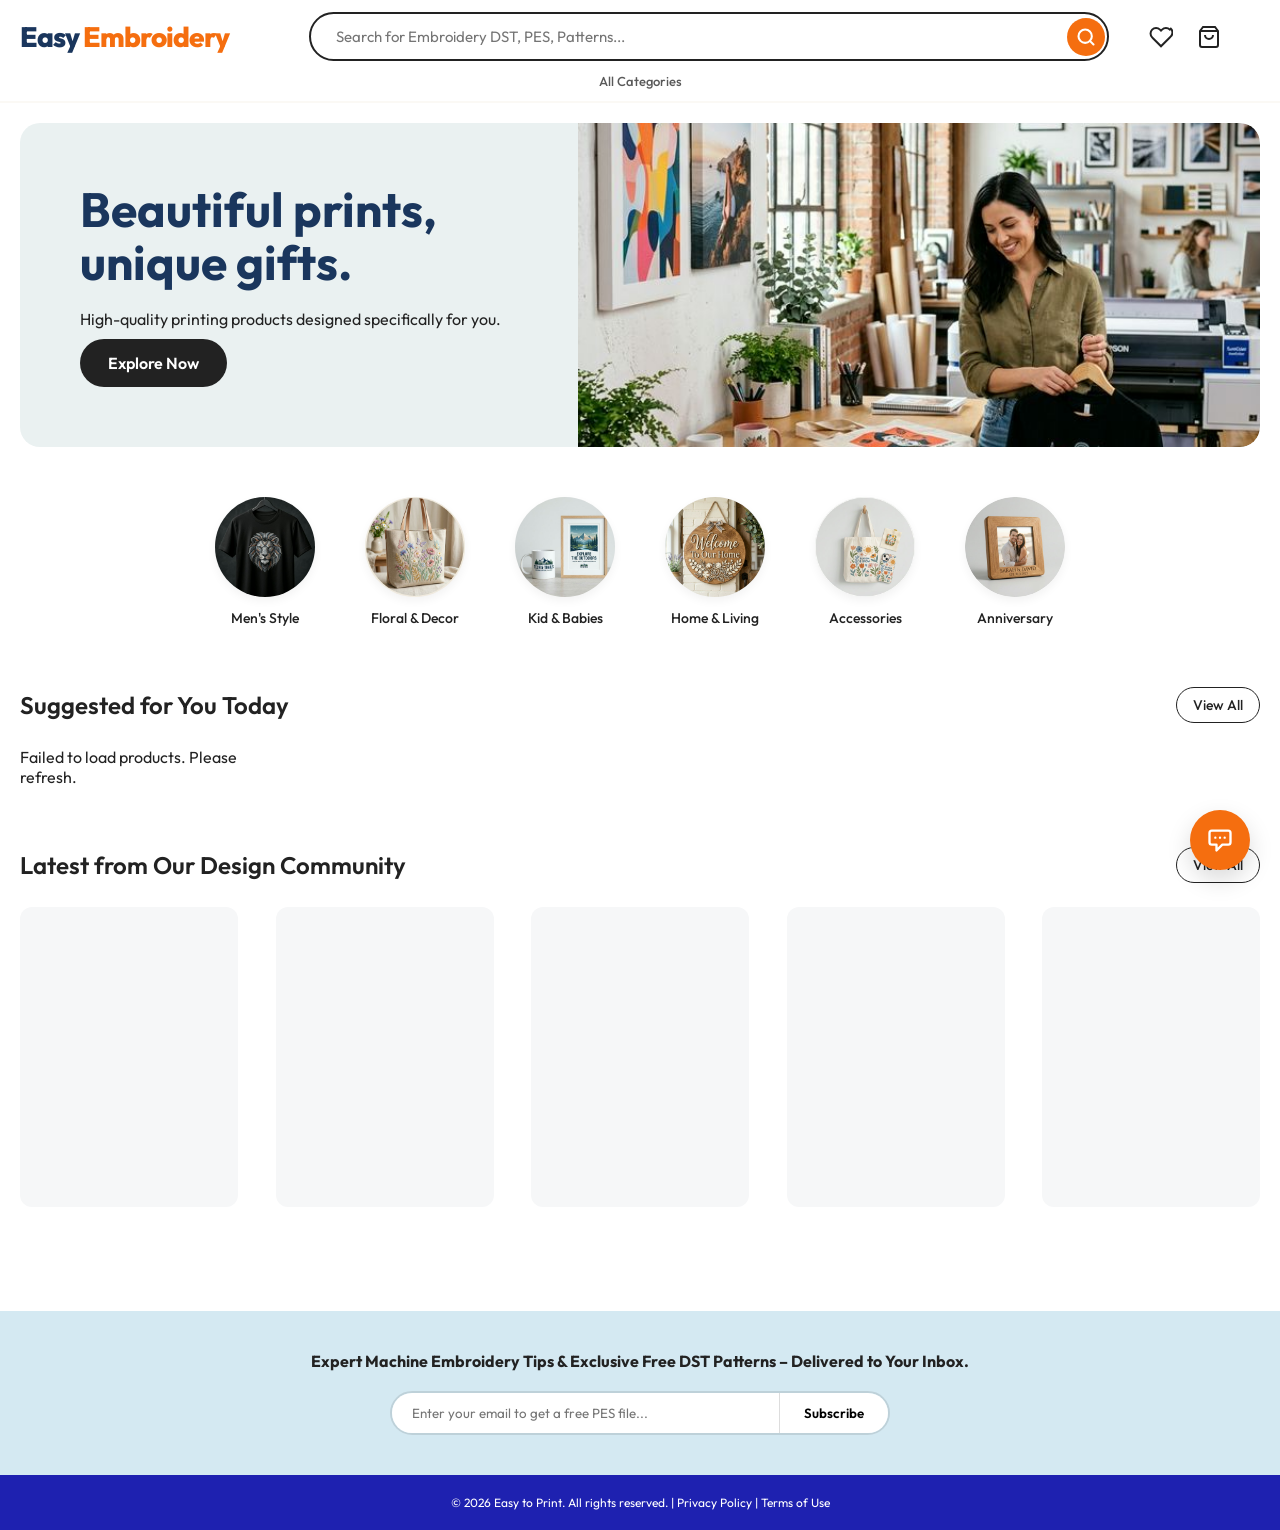
<file: index.html>
<!DOCTYPE html>
<html lang="en">
<head>
    <meta charset="UTF-8">
    <meta name="viewport" content="width=device-width, initial-scale=1.0">
    <title>Machine Embroidery Designs for Home | DST & PES Files Download – Easy2Print</title>
    <meta name="description" content="Download high-quality machine embroidery designs (DST, PES) for home use. Floral, baby, animal & lettering patterns perfect for beginners. Ready to stitch on your Brother or Janome machine.">
    <!-- Google Fonts: Outfit -->
    <link href="https://fonts.googleapis.com/css2?family=Outfit:wght@300;400;500;600;700&display=swap" rel="stylesheet">
    <link rel="stylesheet" href="index.css?v=2.3">
</head>
<body>

<header>
    <div class="header-container">
        <a href="index.html" class="logo" id="logo_branding">
            <span class="text-logo">Easy <span class="accent-text">Embroidery</span></span>
        </a>

        <div class="categories-container">
            <button class="categories-btn">
                <svg width="24" height="24" viewBox="0 0 24 24" fill="none" stroke="currentColor" stroke-width="2" stroke-linecap="round" stroke-linejoin="round"><line x1="3" y1="12" x2="21" y2="12"></line><line x1="3" y1="6" x2="21" y2="6"></line><line x1="3" y1="18" x2="21" y2="18"></line></svg>
                <span>Categories</span>
            </button>
            <div class="dropdown-content" id="mobile-nav">
                <a href="#" onclick="filterCategory(event, 'all')">🌟 All Categories</a>
            </div>
        </div>

        <form class="search-bar" id="search_form">
            <input type="text" placeholder="Search for Embroidery DST, PES, Patterns..." aria-label="Search">
            <button type="submit" class="search-icon-btn">
                <svg width="20" height="20" viewBox="0 0 24 24" fill="none" stroke="currentColor" stroke-width="2.5" stroke-linecap="round" stroke-linejoin="round"><circle cx="11" cy="11" r="8"></circle><line x1="21" y1="21" x2="16.65" y2="16.65"></line></svg>
            </button>
        </form>

        <div class="user-actions">
            <div class="action-item" title="Favorites" onclick="openFavModal()">
                <svg viewBox="0 0 24 24" fill="none" stroke="currentColor" stroke-width="2"><path d="M20.84 4.61a5.5 5.5 0 0 0-7.78 0L12 5.67l-1.06-1.06a5.5 5.5 0 0 0-7.78 7.78l1.06 1.06L12 21.23l8.78-8.78 1.06-1.06a5.5 5.5 0 0 0 0-7.78z"></path></svg>
                <span id="fav-count-badge" class="nav-badge" style="display:none; position:absolute; top:-5px; right:-5px; background:#f56e0f; color:#fff; font-size:10px; padding:2px 5px; border-radius:10px;">0</span>
            </div>
            <div class="action-item" title="Cart" onclick="openCartModal()">
                <svg viewBox="0 0 24 24" fill="none" stroke="currentColor" stroke-width="2"><path d="M6 2L3 6v14a2 2 0 0 0 2 2h14a2 2 0 0 0 2-2V6l-3-4H6z"></path><line x1="3" y1="6" x2="21" y2="6"></line><path d="M16 10a4 4 0 0 1-8 0"></path></svg>
                <span id="cart-count-badge" class="nav-badge" style="display:none; position:absolute; top:-5px; right:-5px; background:#f56e0f; color:#fff; font-size:10px; padding:2px 5px; border-radius:10px;">0</span>
            </div>
        </div>
    </div>

    <nav class="nav-links" id="main-nav">
        <!-- Dynamic categories will be injected here -->
        <a href="#" class="active" onclick="filterCategory(event, 'all')">All Categories</a>
    </nav>
</header>

<main>
    <!-- Hero Section -->
    <section class="hero">
        <div class="hero-content">
            <h1>Beautiful prints,<br>unique gifts.</h1>
            <p>High-quality printing products designed specifically for you.</p>
            <a href="#suggested-section" class="hero-btn">Explore Now</a>
        </div>
        <div class="hero-image" style="background-image: url('assets/hero-banner.png');"></div>
    </section>

    <!-- Category Circles (Personalized) -->
    <section class="category-circles" id="dynamic-circles">
        <!-- Initial loading state or placeholder will be replaced by JS -->
        <div class="circle-item" onclick="filterCategory(event, 'svg')">
            <div class="circle-img">
                <img src="assets/custom-tshirt.png" alt="T-shirts">
            </div>
            <span>T-shirts</span>
        </div>
        <div class="circle-item" onclick="filterCategory(event, 'art')">
            <div class="circle-img">
                <img src="assets/canvas-art.png" alt="Posters">
            </div>
            <span>Posters</span>
        </div>
        <div class="circle-item" onclick="filterCategory(event, 'planner')">
            <div class="circle-img">
                <img src="assets/mug-poster.png" alt="Kid & Babies">
            </div>
            <span>Kid & Babies</span>
        </div>
        <div class="circle-item" onclick="filterCategory(event, 'laser')">
            <div class="circle-img">
                <img src="assets/floral-door-hanger.png" alt="Home & Living">
            </div>
            <span>Home & Living</span>
        </div>
        <div class="circle-item" onclick="filterCategory(event, 'accessories')">
            <div class="circle-img">
                <img src="assets/accessories_mockup.png" alt="Accessories">
            </div>
            <span>Accessories</span>
        </div>
        <div class="circle-item" onclick="filterCategory(event, 'gift')">
            <div class="circle-img">
                <img src="assets/gift_anniversary_mockup.png" alt="Gift & Anniversary">
            </div>
            <span>Gift & Anniversary</span>
        </div>
    </section>

    <!-- Product Section 1 -->
    <section id="suggested-section">
        <div class="section-header">
            <h2>Suggested for You Today</h2>
            <a href="#" class="view-all-btn">View All</a>
        </div>
        <div class="product-grid" id="product-grid">
            <!-- Products will be loaded here dynamically from Google Sheets -->
        </div>
    </section>

    <!-- Product Section 2 -->
    <section>
        <div class="section-header">
            <h2>Latest from Our Design Community</h2>
            <a href="#" class="view-all-btn">View All</a>
        </div>
        <div class="product-grid" id="secondary-product-grid">
            <!-- More products will be loaded here -->
        </div>
    </section>
</main>

<footer>
    <div class="newsletter">
        <h2>Expert Machine Embroidery Tips & Exclusive Free DST Patterns – Delivered to Your Inbox.</h2>
        <form class="newsletter-form">
            <input type="email" placeholder="Enter your email to get a free PES file...">
            <button type="submit">Subscribe</button>
        </form>
    </div>

    <div class="main-footer">
        <div class="footer-columns">
            <div class="footer-col">
                <h4>Shop Easy to Print</h4>
                <ul>
                    <li>Gift ideas</li>
                    <li>Product categories</li>
                    <li>Sitemap</li>
                    <li>Printing blog</li>
                </ul>
            </div>
            <div class="footer-col">
                <h4>Sell with Us</h4>
                <ul>
                    <li>Sell on Easy to Print</li>
                    <li>For Business</li>
                    <li>Affiliates</li>
                </ul>
            </div>
            <div class="footer-col">
                <h4>About Us</h4>
                <ul>
                    <li><a onclick="openModal('modal-brand')">Brand Info</a></li>
                    <li><a onclick="openModal('modal-quality')">Quality Policy</a></li>
                    <li><a>Careers</a></li>
                    <li><a>Press</a></li>
                </ul>
            </div>
            <div class="footer-col">
                <h4>Help</h4>
                <ul>
                    <li><a onclick="openModal('modal-help')">Help Center</a></li>
                    <li><a onclick="openModal('modal-privacy')">Privacy Settings</a></li>
                </ul>
            </div>
        </div>
    </div>

    <div class="bottom-bar">
        <div>© 2026 Easy to Print. All rights reserved. | Privacy Policy | Terms of Use</div>
    </div>
</footer>

<!-- Universal Modals -->

<div id="modal-brand" class="universal-modal" onclick="closeModal(event, 'modal-brand')">
    <div class="modal-container">
        <div class="modal-header"><h2>Brand Info</h2><button class="modal-close-btn" onclick="closeModalDirect('modal-brand')">&times;</button></div>
        <div class="modal-body">
            <h3>About Easy Embroidery</h3>
            <h3>Our Story</h3>
            <p>Easy Embroidery started with a simple idea: high-quality machine embroidery should be accessible to everyone. We noticed that many hobbyists with home machines (Brother, Janome, Singer) struggle to find well-digitized files that don't cause thread breaks or nesting.</p>
            <p>So we built a dedicated library of premium digital assets (DST, PES, EMB) that are professionally tested on home embroidery machines before being listed.</p>
            <h3>Our Mission</h3>
            <p>To empower home embroidery enthusiasts by providing reliable, beautiful, and easy-to-stitch designs. We want you to spend more time stitching and less time troubleshooting.</p>
            <h3>What We Value</h3>
            <p><strong>Precision:</strong> Every design is digitized with optimal density and pathing for a smooth experience.</p>
            <p><strong>Beginner Friendly:</strong> We include quality reports and stitching guides to help those just starting their embroidery journey.</p>
            <p><strong>Community:</strong> We listen to our users to create the floral, animal, and monogram patterns you actually want to stitch.</p>
            <h3>The Team</h3>
            <p>We are a small group of digitizing experts and embroidery lovers. Behind Easy Embroidery is a team that understands the joy of a perfectly finished project.</p>
        </div>
    </div>
</div>

<div id="modal-quality" class="universal-modal" onclick="closeModal(event, 'modal-quality')">
    <div class="modal-container">
        <div class="modal-header"><h2>Quality Policy</h2><button class="modal-close-btn" onclick="closeModalDirect('modal-quality')">&times;</button></div>
        <div class="modal-body">
            <h3>Our Quality Commitment</h3>
            <p>At Easy Embroidery, quality means a design that stitches perfectly from start to finish.</p>
            <h3>Our Digitizing Standards</h3>
            <ul>
                <li><strong>Machine Compatibility:</strong> All designs are provided in industry-standard formats (DST, PES, JEF, XXX, HUS) and tested on popular home embroidery machines.</li>
                <li><strong>Optimal Pathing:</strong> We minimize jump stitches and ensure logical color changes to save you time and thread.</li>
                <li><strong>Density Control:</strong> Patterns are balanced to ensure high coverage without being too heavy for common fabrics like cotton or linen.</li>
                <li><strong>Quality Reports:</strong> We provide recommended stabilizer types and needle sizes for every premium design.</li>
            </ul>
            <h3>Support</h3>
            <p>If you encounter any issue with a file (thread nesting, alignment), contact us. We offer free design adjustments if the file doesn't meet our strict quality standards.</p>
        </div>
    </div>
</div>

<div id="modal-help" class="universal-modal" onclick="closeModal(event, 'modal-help')">
    <div class="modal-container">
        <div class="modal-header"><h2>Help Center</h2><button class="modal-close-btn" onclick="closeModalDirect('modal-help')">&times;</button></div>
        <div class="modal-body">
            <h3>Frequently Asked Questions</h3>
            <p><strong>How do I buy and download digital files?</strong></p>
            <ul>
                <li>Add the desired design to your cart and complete checkout.</li>
                <li>After payment, you’ll receive a confirmation email with a download link.</li>
                <li>You can also access your files anytime under “My Account” → “Orders”.</li>
            </ul>
            <p><strong>How do I order a printed product?</strong></p>
            <ul>
                <li>Choose the product type (T-shirt, mug, canvas, etc.).</li>
                <li>Select size, color, and any customization options.</li>
                <li>Add to cart and checkout.</li>
                <li>If you need a specific design or personalization, leave a note during checkout.</li>
            </ul>
            <p><strong>What software do I need to open SVG files?</strong></p>
            <ul>
                <li>Cricut Design Space, Silhouette Studio (Designer Edition+), Adobe Illustrator, CorelDRAW, Inkscape (free).</li>
            </ul>
            <p><strong>Can I use digital files for commercial purposes?</strong></p>
            <p>Each product description states its license. Most designs allow commercial use (selling physical items), but reselling the digital file is prohibited.</p>
            <p><strong>What are the processing and shipping times?</strong></p>
            <ul>
                <li>Digital files: Instant download.</li>
                <li>Printed products: Processing 2-5 days. Shipping: Domestic (3-7 days), International (7-15 days).</li>
            </ul>
            <h3>Need more help?</h3>
            <p>Email us at **support@easy2print.com** – we usually reply within 24 hours.</p>
        </div>
    </div>
</div>

<div id="modal-privacy" class="universal-modal" onclick="closeModal(event, 'modal-privacy')">
    <div class="modal-container">
        <div class="modal-header"><h2>Privacy Settings</h2><button class="modal-close-btn" onclick="closeModalDirect('modal-privacy')">&times;</button></div>
        <div class="modal-body">
            <h3>Privacy Policy & Your Choices</h3>
            <p>At easy2print, we take your privacy seriously. We collect and use personal data only to fulfill orders and improve your experience.</p>
            <h3>1. Information We Collect</h3>
            <p>Account details (Name, email, address), Order info, and Browsing data (Cookies, IP address).</p>
            <h3>2. How We Use Your Information</h3>
            <p>Process orders, send confirmations, personalize recommendations, and send marketing emails (opt-in only).</p>
            <h3>3. Information Sharing</h3>
            <p>We do not sell data. Limited data shared with shipping carriers and payment processors (PayPal).</p>
            <h3>4. Cookies & Tracking</h3>
            <p>We use cookies to remember your cart and analyze traffic. You can disable them in browser settings.</p>
            <h3>5. Your Rights</h3>
            <p>You can request a copy of your data or account deletion at any time.</p>
            <h3>6. Secure Payments</h3>
            <p>All transactions are encrypted with SSL via secure gateways.</p>
            <p><strong>Privacy Questions?</strong> Contact us at **privacy@easy2print.com**.</p>
        </div>
    </div>
</div>

<script src="intelligence.js"></script>
<script src="nudges.js"></script>
<script src="index.js?v=2.3"></script>
<!-- Chatbot Integration -->
<link rel="stylesheet" href="chatbot.css">
<script src="chatbot.js"></script>
</body>
</html>
</file>
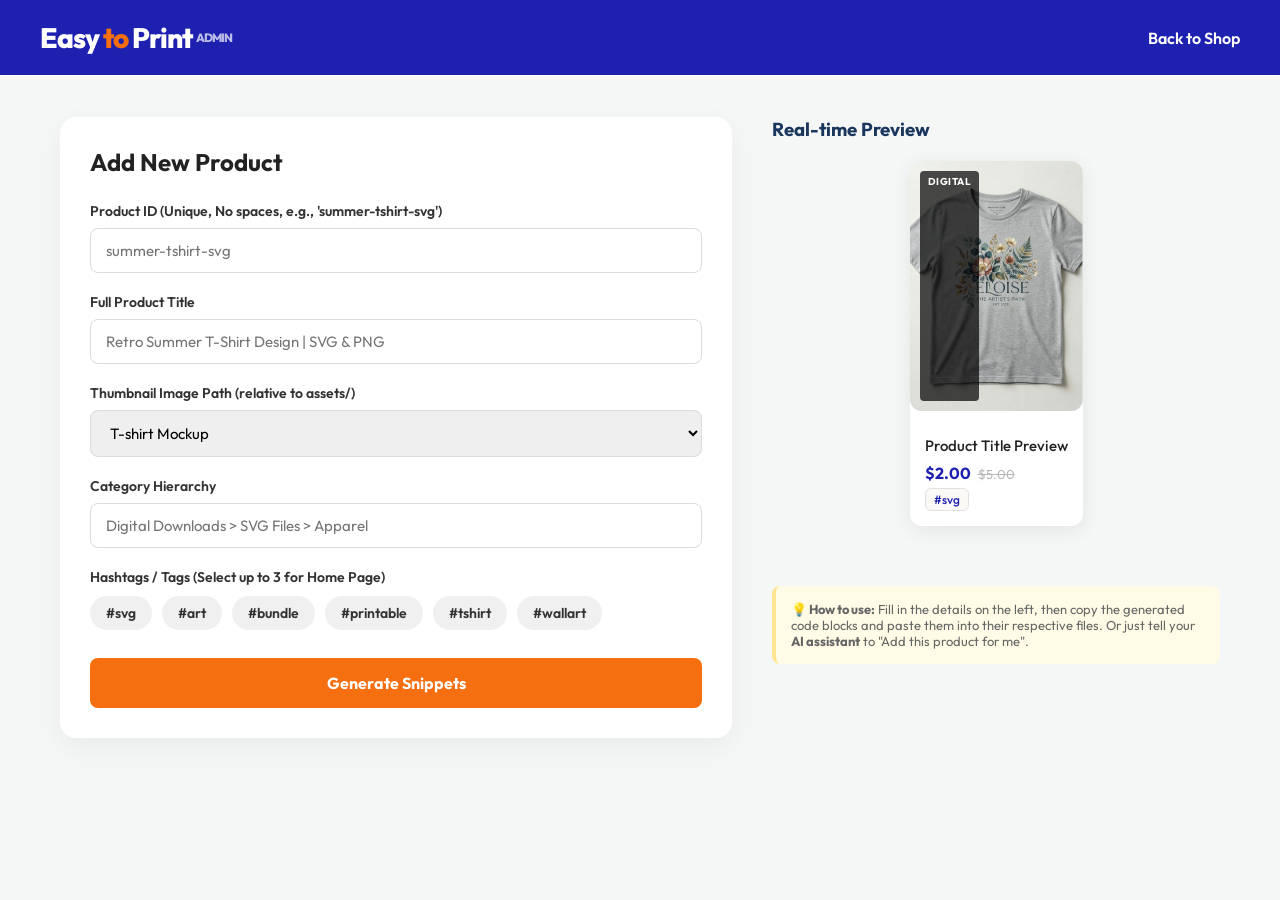
<file: add-product.html>
<!DOCTYPE html>
<html lang="en">
<head>
    <meta charset="UTF-8">
    <meta name="viewport" content="width=device-width, initial-scale=1.0">
    <title>Add New Product | Easy to Print Admin</title>
    <link href="https://fonts.googleapis.com/css2?family=Outfit:wght@300;400;500;600;700&display=swap" rel="stylesheet">
    <link rel="stylesheet" href="index.css?v=2.0">
    <style>
        body { background-color: #f4f7f6; }
        .admin-header {
            background: #1e21b0;
            color: white;
            padding: 20px 40px;
            display: flex;
            justify-content: space-between;
            align-items: center;
        }
        .admin-container {
            max-width: 1200px;
            margin: 40px auto;
            display: grid;
            grid-template-columns: 1.5fr 1fr;
            gap: 40px;
            padding: 0 20px;
        }
        .form-card, .preview-card-container {
            background: white;
            padding: 30px;
            border-radius: 16px;
            box-shadow: 0 10px 30px rgba(0,0,0,0.05);
        }
        .form-group { margin-bottom: 20px; }
        .form-group label { display: block; margin-bottom: 8px; font-weight: 600; font-size: 14px; color: #333; }
        .form-group input, .form-group select, .form-group textarea {
            width: 100%;
            padding: 12px 15px;
            border: 1px solid #ddd;
            border-radius: 8px;
            font-family: inherit;
            font-size: 15px;
        }
        .tag-options { display: flex; gap: 10px; flex-wrap: wrap; margin-top: 10px; }
        .tag-checkbox { display: none; }
        .tag-label {
            padding: 8px 16px;
            background: #f0f0f0;
            border-radius: 20px;
            cursor: pointer;
            font-size: 13px;
            transition: 0.2s;
        }
        .tag-checkbox:checked + .tag-label {
            background: var(--accent);
            color: white;
        }
        .submit-btn {
            background: var(--accent);
            color: white;
            border: none;
            padding: 15px 30px;
            border-radius: 8px;
            font-weight: 700;
            cursor: pointer;
            width: 100%;
            font-size: 16px;
            transition: 0.3s;
        }
        .submit-btn:hover { background: var(--accent-hover); transform: translateY(-2px); }
        
        .code-output {
            margin-top: 30px;
            background: #2d3436;
            color: #fab1a0;
            padding: 20px;
            border-radius: 12px;
            font-family: 'Courier New', Courier, monospace;
            font-size: 13px;
            position: relative;
            max-height: 400px;
            overflow-y: auto;
        }
        .copy-btn {
            position: absolute;
            top: 10px;
            right: 10px;
            background: rgba(255,255,255,0.2);
            border: none;
            color: white;
            padding: 5px 10px;
            border-radius: 4px;
            cursor: pointer;
            font-size: 11px;
        }
        .preview-sticky { position: sticky; top: 100px; }
        .preview-title { margin-bottom: 20px; font-weight: 700; color: var(--primary); }
        .hashtags { display: flex; gap: 5px; flex-wrap: wrap; margin-top: 5px; }
        .hashtag { color: #1e21b0; font-size: 12px; font-weight: 500; }
    </style>
</head>
<body>

    <header class="admin-header">
        <a href="index.html" class="logo">
            <span class="text-logo" style="color: white;">Easy <span class="accent-text">to</span> Print <span style="font-size: 12px; opacity: 0.7;">ADMIN</span></span>
        </a>
        <a href="index.html" style="color: white; text-decoration: none; font-weight: 600;">Back to Shop</a>
    </header>

    <div class="admin-container">
        <!-- Form Area -->
        <div class="form-card">
            <h2 style="margin-bottom: 25px;">Add New Product</h2>
            
            <div class="form-group">
                <label>Product ID (Unique, No spaces, e.g., 'summer-tshirt-svg')</label>
                <input type="text" id="p-id" placeholder="summer-tshirt-svg" oninput="updatePreview()">
            </div>

            <div class="form-group">
                <label>Full Product Title</label>
                <input type="text" id="p-title" placeholder="Retro Summer T-Shirt Design | SVG & PNG" oninput="updatePreview()">
            </div>

            <div class="form-group">
                <label>Thumbnail Image Path (relative to assets/)</label>
                <select id="p-image" onchange="updatePreview()">
                    <option value="assets/custom-tshirt.png">T-shirt Mockup</option>
                    <option value="assets/canvas-art.png">Canvas Art Mockup</option>
                    <option value="assets/mug-poster.png">Mug/Poster Mockup</option>
                    <option value="assets/floral-door-hanger.png">Door Hanger Mockup</option>
                    <option value="assets/hero-banner.png">Hero Banner</option>
                </select>
            </div>

            <div class="form-group">
                <label>Category Hierarchy</label>
                <input type="text" id="p-category" placeholder="Digital Downloads > SVG Files > Apparel" oninput="updatePreview()">
            </div>

            <div class="form-group">
                <label>Hashtags / Tags (Select up to 3 for Home Page)</label>
                <div class="tag-options">
                    <input type="checkbox" id="tag-svg" value="svg" class="tag-checkbox" onchange="updatePreview()">
                    <label for="tag-svg" class="tag-label">#svg</label>

                    <input type="checkbox" id="tag-art" value="art" class="tag-checkbox" onchange="updatePreview()">
                    <label for="tag-art" class="tag-label">#art</label>

                    <input type="checkbox" id="tag-bundle" value="bundle" class="tag-checkbox" onchange="updatePreview()">
                    <label for="tag-bundle" class="tag-label">#bundle</label>

                    <input type="checkbox" id="tag-printable" value="printable" class="tag-checkbox" onchange="updatePreview()">
                    <label for="tag-printable" class="tag-label">#printable</label>

                    <input type="checkbox" id="tag-tshirt" value="tshirt" class="tag-checkbox" onchange="updatePreview()">
                    <label for="tag-tshirt" class="tag-label">#tshirt</label>

                    <input type="checkbox" id="tag-wallart" value="wallart" class="tag-checkbox" onchange="updatePreview()">
                    <label for="tag-wallart" class="tag-label">#wallart</label>
                </div>
            </div>

            <button class="submit-btn" onclick="generateCode()">Generate Snippets</button>

            <!-- Code Snippets -->
            <div id="snippets" style="display: none;">
                <h3 style="margin-top: 40px; color: var(--primary);">1. JS Code (for products.js)</h3>
                <div class="code-output">
                    <button class="copy-btn" onclick="copyCode('js-code')">Copy</button>
                    <pre id="js-code"></pre>
                </div>

                <h3 style="margin-top: 30px; color: var(--primary);">2. HTML Code (for index.html)</h3>
                <div class="code-output">
                    <button class="copy-btn" onclick="copyCode('html-code')">Copy</button>
                    <pre id="html-code"></pre>
                </div>
            </div>
        </div>

        <!-- Preview Area -->
        <div class="preview-card-outer">
            <div class="preview-sticky">
                <h3 class="preview-title">Real-time Preview</h3>
                <div id="preview-container" class="product-grid" style="grid-template-columns: 1fr;">
                    <!-- Preview will be injected here -->
                    <div class="product-card" style="max-width: 300px; margin: 0 auto; background: white; border-radius: 12px; overflow: hidden; box-shadow: 0 4px 20px rgba(0,0,0,0.08);">
                        <div class="product-image-container" style="height: 250px; position: relative;">
                            <img id="prev-img" src="assets/custom-tshirt.png" alt="Preview" style="width: 100%; height: 100%; object-fit: cover;">
                            <span class="stock-status" style="position: absolute; top: 10px; left: 10px; background: rgba(0,0,0,0.7); color: white; padding: 4px 8px; border-radius: 4px; font-size: 10px; font-weight: 700;">DIGITAL</span>
                        </div>
                        <div class="product-info" style="padding: 15px;">
                            <h3 id="prev-title" style="font-size: 15px; margin-bottom: 8px;">Product Title Preview</h3>
                            <div class="product-price" style="font-weight: 700; color: #1e21b0;">$2.00 <span class="original-price" style="text-decoration: line-through; color: #999; font-size: 13px; font-weight: 400;">$5.00</span></div>
                            <div id="prev-tags" class="hashtags">
                                <span class="hashtag">#svg</span>
                            </div>
                        </div>
                    </div>
                </div>
                
                <div style="margin-top: 20px; font-size: 13px; color: #666; background: #fffbe6; padding: 15px; border-radius: 8px; border-left: 4px solid #ffe58f;">
                    <strong>💡 How to use:</strong> Fill in the details on the left, then copy the generated code blocks and paste them into their respective files. Or just tell your <strong>AI assistant</strong> to "Add this product for me".
                </div>
            </div>
        </div>
    </div>

    <script>
        function updatePreview() {
            const title = document.getElementById('p-title').value || "Product Title Preview";
            const img = document.getElementById('p-image').value;
            
            const selectedTags = Array.from(document.querySelectorAll('.tag-checkbox:checked')).map(cb => cb.value);
            
            document.getElementById('prev-title').innerText = title;
            document.getElementById('prev-img').src = img;
            
            const tagContainer = document.getElementById('prev-tags');
            tagContainer.innerHTML = '';
            selectedTags.forEach(tag => {
                const span = document.createElement('span');
                span.className = 'hashtag';
                span.innerText = '#' + tag;
                tagContainer.appendChild(span);
            });
        }

        function generateCode() {
            const id = document.getElementById('p-id').value || "new-product-id";
            const title = document.getElementById('p-title').value || "New Product Title";
            const img = document.getElementById('p-image').value;
            const category = document.getElementById('p-category').value || "Digital Downloads > SVG";
            const selectedTags = Array.from(document.querySelectorAll('.tag-checkbox:checked')).map(cb => cb.value);
            
            const tagsStr = selectedTags.map(t => `"${t}"`).join(', ');
            const hashtagsHTML = selectedTags.map(t => `<span class="hashtag">#${t}</span>`).join('');

            // JS Snippet
            const jsSnippet = `"${id}": {
    title: "${title}",
    price: "$2.00",
    image: "${img}",
    category: "${category}",
    tags: [${tagsStr}]
},`;

            // HTML Snippet
            const htmlSnippet = `<!-- Product: ${id} -->
<div class="product-card" onclick="window.location.href='digital-product-detail.html?id=${id}'" data-tags="${selectedTags.join(' ')}">
    <div class="product-image-container">
        <img src="${img}" alt="${title}">
        <div class="favorite-icon">
            <svg viewBox="0 0 24 24" width="18" height="18" fill="none" stroke="currentColor" stroke-width="2"><path d="M20.84 4.61a5.5 5.5 0 0 0-7.78 0L12 5.67l-1.06-1.06a5.5 5.5 0 0 0-7.78 7.78l1.06 1.06L12 21.23l8.78-8.78 1.06-1.06a5.5 5.5 0 0 0 0-7.78z"></path></svg>
        </div>
    </div>
    <div class="product-info">
        <h3>${title}</h3>
        <div class="product-price">$2.00 <span class="original-price">$5.00</span></div>
        <div class="hashtags">${hashtagsHTML}</div>
    </div>
</div>`;

            document.getElementById('js-code').textContent = jsSnippet;
            document.getElementById('html-code').textContent = htmlSnippet;
            document.getElementById('snippets').style.display = 'block';
            
            // Auto scroll to snippets
            document.getElementById('snippets').scrollIntoView({ behavior: 'smooth' });
        }

        function copyCode(id) {
            const text = document.getElementById(id).textContent;
            navigator.clipboard.writeText(text).then(() => {
                const btn = document.querySelector(`button[onclick="copyCode('${id}')"]`);
                const originalText = btn.innerText;
                btn.innerText = 'Copied!';
                setTimeout(() => btn.innerText = originalText, 2000);
            });
        }
    </script>
</body>
</html>
</file>
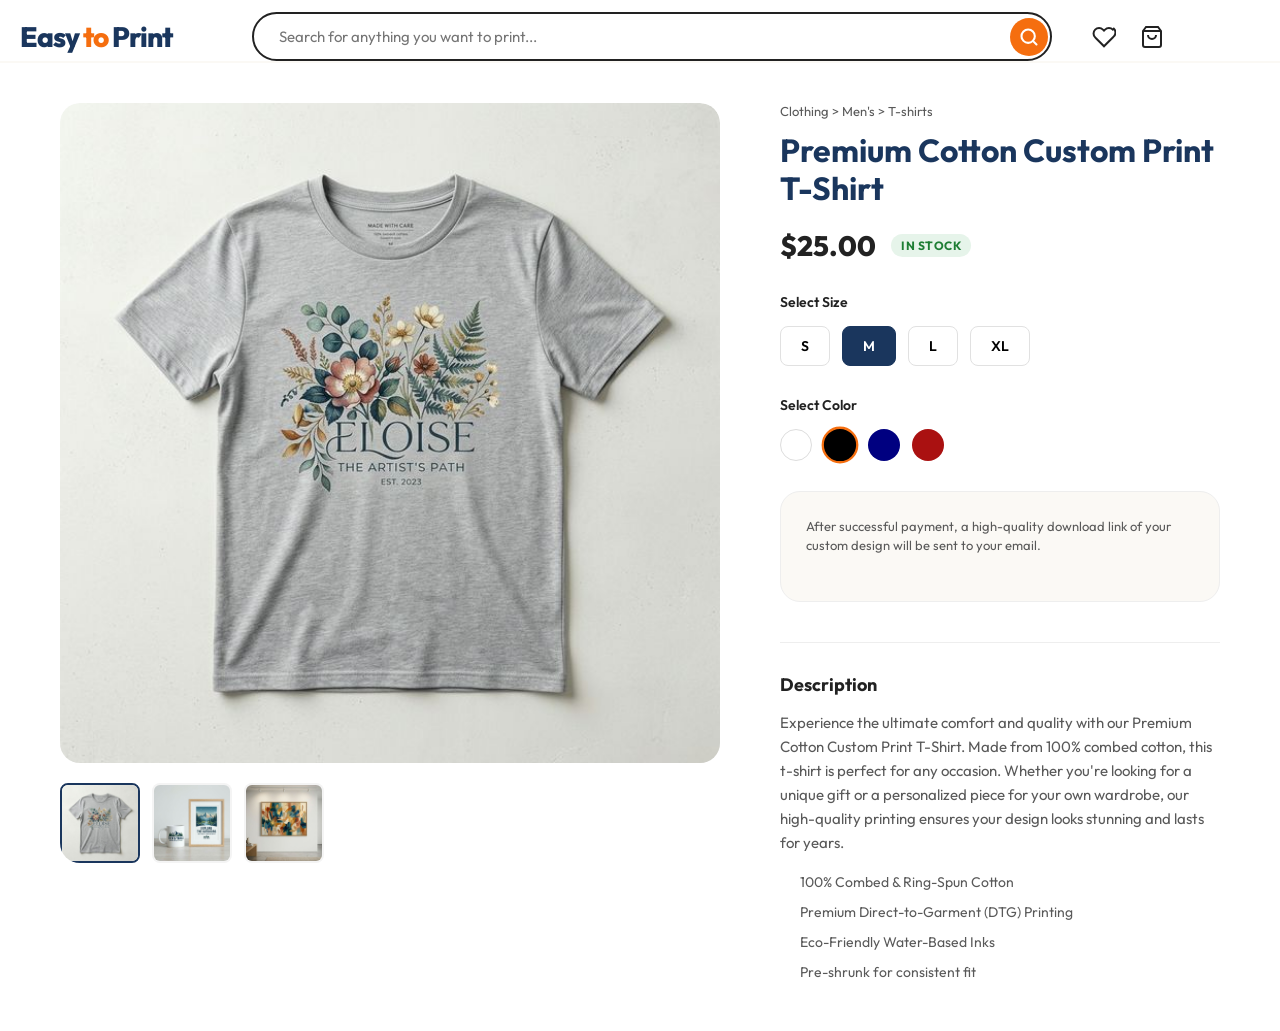
<file: product-detail.html>
<!DOCTYPE html>
<html lang="en">
<head>
    <meta charset="UTF-8">
    <meta name="viewport" content="width=device-width, initial-scale=1.0">
    <title>Premium Custom T-Shirt | Easy to Print</title>
    <link href="https://fonts.googleapis.com/css2?family=Outfit:wght@300;400;500;600;700;800&display=swap" rel="stylesheet">
    <link rel="stylesheet" href="index.css?v=2.0">
    <link rel="stylesheet" href="product.css">
    <!-- PayPal SDK -->
    <script src="https://www.paypal.com/sdk/js?client-id=sb&currency=USD"></script>
</head>
<body>

<header>
    <div class="header-container">
        <a href="index.html" class="logo" id="logo_branding">
            <span class="text-logo">Easy <span class="accent-text">to</span> Print</span>
        </a>

        <div class="categories-container">
            <button class="categories-btn">
                <svg width="24" height="24" viewBox="0 0 24 24" fill="none" stroke="currentColor" stroke-width="2" stroke-linecap="round" stroke-linejoin="round"><line x1="3" y1="12" x2="21" y2="12"></line><line x1="3" y1="6" x2="21" y2="6"></line><line x1="3" y1="18" x2="21" y2="18"></line></svg>
                <span>Categories</span>
            </button>
            <div class="dropdown-content">
                <a href="index.html#" onclick="filterCategory(event, 'all')">🌟 All Categories</a>
                <a href="index.html#svg" onclick="filterCategory(event, 'svg')">🎨 SVG Files</a>
                <a href="index.html#art" onclick="filterCategory(event, 'art')">🖼️ Digital Art Prints</a>
                <a href="index.html#bundle" onclick="filterCategory(event, 'bundle')">🎒 Graphic Bundles</a>
                <a href="index.html#printable" onclick="filterCategory(event, 'printable')">🖨️ Printables</a>
                <a href="index.html#tshirt" onclick="filterCategory(event, 'tshirt')">👕 T-Shirt Design</a>
                <a href="index.html#wallart" onclick="filterCategory(event, 'wallart')">🏡 WallArt</a>
            </div>
        </div>

        <form class="search-bar" id="search_form">
            <input type="text" placeholder="Search for anything you want to print..." aria-label="Search">
            <button type="submit" class="search-icon-btn">
                <svg width="20" height="20" viewBox="0 0 24 24" fill="none" stroke="currentColor" stroke-width="2.5" stroke-linecap="round" stroke-linejoin="round"><circle cx="11" cy="11" r="8"></circle><line x1="21" y1="21" x2="16.65" y2="16.65"></line></svg>
            </button>
        </form>

        <div class="user-actions">
            <div class="action-item" title="Favorites">
                <svg viewBox="0 0 24 24" fill="none" stroke="currentColor" stroke-width="2"><path d="M20.84 4.61a5.5 5.5 0 0 0-7.78 0L12 5.67l-1.06-1.06a5.5 5.5 0 0 0-7.78 7.78l1.06 1.06L12 21.23l8.78-8.78 1.06-1.06a5.5 5.5 0 0 0 0-7.78z"></path></svg>
            </div>
            <div class="action-item" title="Cart">
                <svg viewBox="0 0 24 24" fill="none" stroke="currentColor" stroke-width="2"><path d="M6 2L3 6v14a2 2 0 0 0 2 2h14a2 2 0 0 0 2-2V6l-3-4H6z"></path><line x1="3" y1="6" x2="21" y2="6"></line><path d="M16 10a4 4 0 0 1-8 0"></path></svg>
            </div>
        </div>
    </div>
</header>

<main class="product-container">
    <div class="product-layout">
        <div class="product-gallery">
            <div class="main-image">
                <img src="assets/custom-tshirt.png" alt="Premium Custom T-Shirt">
            </div>
            <div class="thumbnails">
                <div class="thumb active"><img src="assets/custom-tshirt.png"></div>
                <div class="thumb"><img src="assets/mug-poster.png"></div>
                <div class="thumb"><img src="assets/canvas-art.png"></div>
            </div>
        </div>

        <div class="product-details">
            <p class="breadcrumbs">Clothing > Men's > T-shirts</p>
            <h1 class="product-title">Premium Cotton Custom Print T-Shirt</h1>
            <div class="price-section">
                <span class="price">$25.00</span>
                <span class="stock-status" style="position: static; display: inline-block;">In Stock</span>
            </div>

            <div class="selection-group">
                <label>Select Size</label>
                <div class="options">
                    <button class="option-btn">S</button>
                    <button class="option-btn selected">M</button>
                    <button class="option-btn">L</button>
                    <button class="option-btn">XL</button>
                </div>
            </div>

            <div class="selection-group">
                <label>Select Color</label>
                <div class="options colors">
                    <button class="color-btn" style="background: white; border: 1px solid #ddd;"></button>
                    <button class="color-btn selected" style="background: black;"></button>
                    <button class="color-btn" style="background: navy;"></button>
                    <button class="color-btn" style="background: #a11;"></button>
                </div>
            </div>

            <div class="checkout-section">
                <p class="checkout-note">After successful payment, a high-quality download link of your custom design will be sent to your email.</p>
                <!-- PayPal Button Container -->
                <div id="paypal-button-container"></div>
            </div>

            <div class="product-description">
                <h3>Description</h3>
                <p>Experience the ultimate comfort and quality with our Premium Cotton Custom Print T-Shirt. Made from 100% combed cotton, this t-shirt is perfect for any occasion. Whether you're looking for a unique gift or a personalized piece for your own wardrobe, our high-quality printing ensures your design looks stunning and lasts for years.</p>
                <ul>
                    <li>100% Combed & Ring-Spun Cotton</li>
                    <li>Premium Direct-to-Garment (DTG) Printing</li>
                    <li>Eco-Friendly Water-Based Inks</li>
                    <li>Pre-shrunk for consistent fit</li>
                </ul>
            </div>
        </div>
    </div>
</main>

<!-- Success Modal -->
<div id="success-modal" class="modal">
    <div class="modal-content">
        <div class="success-icon">✓</div>
        <h2>Thank you for your purchase!</h2>
        <p>Your payment was successful. We have sent the high-quality **Google Drive** download link to your email.</p>
        <p class="email-display" id="display-email">example@email.com</p>
        <button class="close-modal">Back to Shopping</button>
    </div>
</div>

<footer>
    <div class="main-footer">
        <div class="footer-columns">
            <div class="footer-col">
                <h4>Shop Easy to Print</h4>
                <ul>
                    <li>Gift ideas</li>
                    <li>Product categories</li>
                    <li>Printing blog</li>
                </ul>
            </div>
            <div class="footer-col">
                <h4>Sell with Us</h4>
                <ul>
                    <li>Sell on Easy to Print</li>
                    <li>For Business</li>
                </ul>
            </div>
            <div class="footer-col">
                <h4>Help</h4>
                <ul>
                    <li>Help Center</li>
                    <li>Privacy Settings</li>
                </ul>
            </div>
        </div>
    </div>
</footer>

<script src="checkout.js"></script>
</body>
</html>
</file>
<file: index.css>
/* scroll-behavior handled securely in JS */

:root {
    --primary: #1a365d;
    --accent: #f56e0f;
    --accent-hover: #d15a0c;
    --bg-main: #ffffff;
    --bg-soft: #fbf9f5;
    --text-main: #222222;
    --text-muted: #595959;
    --border: #e1e1e1;
    --shadow: 0 4px 20px rgba(0, 0, 0, 0.08);
    --radius: 20px;
    --card-radius: 12px;
}

* {
    margin: 0;
    padding: 0;
    box-sizing: border-box;
    font-family: 'Outfit', 'Inter', -apple-system, BlinkMacSystemFont, sans-serif;
}

body {
    background-color: var(--bg-main);
    color: var(--text-main);
    overflow-x: hidden;
}

a {
    text-decoration: none;
    color: inherit;
    transition: 0.3s cubic-bezier(0.165, 0.84, 0.44, 1);
}

ul {
    list-style: none;
}

/* Header Styles */
header {
    background: #fff;
    padding: 12px 0 0 0;
    position: sticky;
    top: 0;
    z-index: 1000;
    border-bottom: 2px solid var(--bg-soft);
}

.header-container {
    max-width: 1300px;
    margin: 0 auto;
    padding: 0 20px;
    display: flex;
    align-items: center;
    gap: 20px;
}

.logo img {
    height: 48px;
    display: block;
}

.text-logo {
    font-size: 28px;
    font-weight: 800;
    color: var(--primary);
    letter-spacing: -1px;
    display: flex;
    align-items: center;
    gap: 4px;
}

.accent-text {
    color: var(--accent);
    font-weight: 800;
    font-size: 28px;
}

.categories-btn {
    display: flex;
    align-items: center;
    gap: 8px;
    background: none;
    border: none;
    padding: 10px 15px;
    border-radius: 25px;
    cursor: pointer;
    font-weight: 500;
    font-size: 14px;
    transition: 0.2s;
    position: relative;
}

.categories-btn:hover {
    background-color: rgba(0, 0, 0, 0.05);
}

/* Dropdown Menu Styles */
.categories-container {
    position: relative;
    display: none;
}

.dropdown-content {
    display: none;
    position: absolute;
    top: 100%;
    left: 0;
    background-color: #fff;
    min-width: 220px;
    box-shadow: 0 8px 16px rgba(0, 0, 0, 0.1);
    z-index: 1000;
    border-radius: 12px;
    padding: 10px 0;
    margin-top: 10px;
    border: 1px solid #eee;
}

.categories-container:hover .dropdown-content {
    display: block;
    animation: fadeIn 0.2s ease-out;
}

@keyframes fadeIn {
    from {
        opacity: 0;
        transform: translateY(5px);
    }

    to {
        opacity: 1;
        transform: translateY(0);
    }
}

.dropdown-content a {
    color: var(--text-main);
    padding: 12px 20px;
    text-decoration: none;
    display: block;
    font-size: 14px;
    transition: 0.2s;
}

.dropdown-content a:hover {
    background-color: #f8f9fb;
    color: var(--primary);
    padding-left: 25px;
}

.search-bar {
    flex-grow: 1;
    position: relative;
    display: flex;
    align-items: center;
    max-width: 800px;
    margin-left: 60px;
}

.search-bar input {
    width: 100%;
    padding: 13px 25px;
    border: 2px solid var(--text-main);
    border-radius: 40px;
    font-size: 15px;
    outline: none;
    transition: 0.2s;
}

.search-bar .search-icon-btn {
    position: absolute;
    right: 4px;
    background-color: var(--accent);
    color: white;
    border: none;
    width: 38px;
    height: 38px;
    border-radius: 50%;
    cursor: pointer;
    display: flex;
    align-items: center;
    justify-content: center;
    transition: 0.2s;
}

.search-bar .search-icon-btn:hover {
    background-color: var(--accent-hover);
}

.user-actions {
    display: flex;
    align-items: center;
    gap: 24px;
    margin-left: 20px;
}

.action-item {
    cursor: pointer;
    font-size: 14px;
    font-weight: 500;
    display: flex;
    align-items: center;
    justify-content: center;
    position: relative;
}

.action-item svg {
    width: 24px;
    height: 24px;
}

.action-item:hover {
    background: rgba(0, 0, 0, 0.05);
    border-radius: 50%;
    padding: 8px;
    margin: -8px;
}

.nav-links {
    display: flex;
    justify-content: center;
    gap: 25px;
    padding: 12px 0;
    font-size: 13px;
    font-weight: 500;
    color: var(--text-muted);
}

.nav-links a:hover {
    color: var(--text-main);
    text-decoration: underline;
}

/* Main Content Styles */
main {
    max-width: 1300px;
    margin: 0 auto;
    padding: 20px;
}

/* Hero Section */
.hero {
    background-color: #eaf1f1;
    border-radius: var(--radius);
    padding: 60px;
    margin-bottom: 50px;
    display: flex;
    align-items: center;
    justify-content: space-between;
    overflow: hidden;
    position: relative;
}

.hero-content {
    max-width: 500px;
    z-index: 2;
}

.hero-content h1 {
    font-size: 48px;
    line-height: 1.1;
    margin-bottom: 20px;
    color: #1a365d;
}

.hero-btn {
    display: inline-block;
    padding: 14px 28px;
    background: #222;
    color: #fff;
    border-radius: 30px;
    font-weight: 600;
    margin-top: 10px;
}

.hero-image {
    position: absolute;
    right: 0;
    top: 0;
    width: 55%;
    height: 100%;
    background-size: cover;
    background-position: center;
    border-radius: 0 var(--radius) var(--radius) 0;
}

/* Product Section */
.section-header {
    display: flex;
    justify-content: space-between;
    align-items: center;
    margin-bottom: 24px;
}

.section-header h2 {
    font-size: 24px;
    font-weight: 600;
}

.view-all-btn {
    border: 1px solid var(--text-main);
    padding: 8px 16px;
    border-radius: 20px;
    font-size: 14px;
    font-weight: 500;
}

.view-all-btn:hover {
    background: #f4f4f4;
}

.product-grid {
    display: grid;
    grid-template-columns: repeat(5, 218px);
    justify-content: space-between;
    gap: 24px;
    margin-bottom: 60px;
}

@media (max-width: 1100px) {
    .product-grid {
        grid-template-columns: repeat(3, 1fr);
    }
}

@media (max-width: 700px) {
    .product-grid {
        grid-template-columns: repeat(2, 1fr);
    }
}

.product-card {
    cursor: pointer;
}

.product-image-container {
    position: relative;
    width: 100%;
    padding-top: 100%;
    /* Pure 1:1 Square */
    background-color: #EAEFF4; /* Light blue background as requested */
    border-radius: var(--card-radius);
    overflow: hidden;
    margin-bottom: 10px;
}

.stock-status {
    position: absolute;
    bottom: 10px;
    left: 10px;
    background: rgba(26, 54, 93, 0.85);
    /* Use primary color with opacity */
    color: #fff;
    font-size: 10px;
    font-weight: 600;
    padding: 3px 8px;
    border-radius: 4px;
    z-index: 5;
    pointer-events: none;
    text-transform: uppercase;
    letter-spacing: 0.5px;
}

.product-image-container img {
    position: absolute;
    top: 50%;
    left: 50%;
    width: 80%;
    height: 80%;
    object-fit: contain;
    transform: translate(-50%, -50%);
    transition: transform 0.3s;
}

.product-card:hover .product-image-container img {
    transform: translate(-50%, -50%) scale(1.1);
}

.favorite-icon {
    position: absolute;
    top: 10px;
    right: 10px;
    background: white;
    width: 32px;
    height: 32px;
    border-radius: 50%;
    display: flex;
    align-items: center;
    justify-content: center;
    box-shadow: 0 2px 8px rgba(0, 0, 0, 0.1);
    opacity: 0;
    transition: 0.2s;
}

.product-card:hover .favorite-icon {
    opacity: 1;
}

.product-info h3 {
    font-size: 14px;
    font-weight: 500;
    margin-bottom: 4px;
    white-space: nowrap;
    overflow: hidden;
    text-overflow: ellipsis;
    color: var(--text-main);
}

.product-price {
    font-weight: 700;
    font-size: 16px;
    color: #1d8a48;
    /* Specific green for price */
}

.original-price {
    font-size: 13px;
    color: var(--text-muted);
    text-decoration: line-through;
    margin-left: 4px;
    font-weight: 400;
    opacity: 0.7;
}

.hashtags { max-height: 80px; overflow: hidden;
    margin-top: 8px;
    display: flex;
    flex-wrap: wrap;
    gap: 6px;
}

.hashtag {
    font-size: 13px;
    background: var(--bg-soft);
    color: var(--primary);
    padding: 3px 8px;
    border-radius: 6px;
    border: 1px solid var(--border);
}


/* Badge New */
.badge-new {
    position: absolute;
    top: 10px;
    left: 10px;
    background: #4682b4;
    /* Soft blue */
    color: white;
    padding: 4px 12px;
    border-radius: 12px;
    font-size: 10px;
    font-weight: 600;
    z-index: 5;
    box-shadow: 0 2px 4px rgba(0, 0, 0, 0.1);
}

/* Scrollable Section */
.horizontal-scroll {
    display: flex;
    overflow-x: auto;
    gap: 16px;
    padding: 10px 0;
    scrollbar-width: none;
    /* Hide scrollbar Firefox */
}

.horizontal-scroll::-webkit-scrollbar {
    display: none;
    /* Hide scrollbar Chrome/Safari */
}

.horizontal-scroll .product-card {
    min-width: 220px;
    flex: 0 0 auto;
}

/* Categories Circles */
.category-circles {
    display: flex;
    justify-content: center;
    gap: 30px;
    margin: 40px 0 60px;
    flex-wrap: wrap;
}

.circle-item {
    text-align: center;
    width: 120px;
    cursor: pointer;
    transition: transform 0.3s ease;
}

.circle-item:hover {
    transform: translateY(-5px);
}

.circle-img {
    width: 100px;
    height: 100px;
    border-radius: 50%;
    background: #f4f4f4;
    margin: 0 auto 10px;
    overflow: hidden;
    box-shadow: 0 4px 10px rgba(0,0,0,0.05);
    transition: box-shadow 0.3s ease, transform 0.3s ease;
}

.circle-item:hover .circle-img {
    box-shadow: 0 8px 20px rgba(0,0,0,0.12);
}

.circle-img img {
    width: 100%;
    height: 100%;
    object-fit: cover;
    transition: transform 0.4s ease;
}

.circle-item:hover .circle-img img {
    transform: scale(1.1);
}

.circle-item span {
    font-size: 14px;
    font-weight: 500;
    color: var(--text-main);
    transition: color 0.3s ease;
}

.circle-item:hover span {
    color: var(--primary);
}

/* Carousel Section Styling */
.scroll-section {
    margin: 40px 0;
    position: relative;
}

.scroll-section .section-header {
    display: flex;
    justify-content: space-between;
    align-items: center;
    margin-bottom: 12px;
}

.scroll-wrapper {
    position: relative;
    display: flex;
    align-items: center;
}

.carousel-next {
    position: absolute;
    right: -20px;
    top: 40%;
    z-index: 10;
    background: #222;
    color: white;
    width: 36px;
    height: 36px;
    border-radius: 50%;
    border: none;
    cursor: pointer;
    display: flex;
    align-items: center;
    justify-content: center;
    box-shadow: 0 4px 12px rgba(0, 0, 0, 0.2);
    transition: 0.2s;
}

.carousel-next:hover {
    transform: scale(1.1);
    background: #000;
}

.newsletter {
    background: #d4e9f2;
    padding: 40px 20px;
    text-align: center;
}

.newsletter h2 {
    font-size: 16px;
    margin-bottom: 20px;
}

.newsletter-form {
    display: flex;
    max-width: 500px;
    margin: 0 auto;
    border-radius: 40px;
    overflow: hidden;
    border: 2px solid rgba(0, 0, 0, 0.1);
}

.newsletter-form input {
    flex-grow: 1;
    padding: 12px 20px;
    border: none;
    outline: none;
}

.newsletter-form button {
    background: #fff;
    border: none;
    padding: 0 24px;
    border-left: 1px solid #ddd;
    font-weight: 600;
    cursor: pointer;
}

.main-footer {
    display: none !important;
    background-color: #1e21b0;
    color: white;
    padding: 60px 40px;
}

.footer-columns {
    max-width: 1200px;
    margin: 0 auto;
    display: grid;
    grid-template-columns: repeat(4, 1fr);
    gap: 40px;
}

.footer-col h4 {
    margin-bottom: 20px;
    font-size: 16px;
}

.footer-col ul li {
    margin-bottom: 12px;
    font-size: 14px;
    opacity: 0.9;
}

.footer-col ul li:hover {
    text-decoration: underline;
    cursor: pointer;
}

.bottom-bar {
    background: #1e21b0;
    color: #fff;
    padding: 20px 40px;
    display: flex;
    justify-content: center;
    font-size: 12px;
}

/* Micro-animations */
@keyframes fadeIn {
    from {
        opacity: 0;
        transform: translateY(10px);
    }

    to {
        opacity: 1;
        transform: translateY(0);
    }
}

.product-card {
    animation: fadeIn 0.8s ease forwards;
}

/* Responsive */
@media (max-width: 900px) {
    .header-container {
        flex-wrap: wrap;
    }

    .search-bar {
        order: 3;
        width: 100%;
        margin: 10px 0;
    }

    .hero {
        flex-direction: column;
        padding: 40px 20px;
    }

    .hero-image {
        position: relative;
        width: 100%;
        height: 250px;
        border-radius: var(--radius);
        margin-top: 30px;
    }

    .footer-columns {
        grid-template-columns: 1fr 1fr;
    }
}

@media (max-width: 600px) {
    .footer-columns {
        grid-template-columns: 1fr;
    }

    .nav-links {
        display: none;
    }
}

/* Universal Modal System */
.universal-modal {
    display: none;
    position: fixed;
    top: 0;
    left: 0;
    width: 100%;
    height: 100%;
    background-color: rgba(0, 0, 0, 0.6);
    z-index: 9000;
    justify-content: center;
    align-items: center;
    backdrop-filter: blur(4px);
}

.modal-container {
    background-color: white;
    width: 90%;
    max-width: 700px;
    max-height: 85vh;
    border-radius: 20px;
    position: relative;
    padding: 0;
    display: flex;
    flex-direction: column;
    animation: modalPop 0.3s cubic-bezier(0.34, 1.56, 0.64, 1);
    box-shadow: 0 15px 50px rgba(0, 0, 0, 0.2);
}

@keyframes modalPop {
    from {
        transform: scale(0.9);
        opacity: 0;
    }

    to {
        transform: scale(1);
        opacity: 1;
    }
}

.modal-header {
    padding: 24px 30px;
    border-bottom: 1px solid #f0f0f0;
    display: flex;
    justify-content: space-between;
    align-items: center;
}

.modal-header h2 {
    margin: 0;
    font-size: 20px;
    color: var(--primary);
}

.modal-close-btn {
    background: none;
    border: none;
    font-size: 32px;
    cursor: pointer;
    color: #999;
    line-height: 1;
}

.modal-close-btn:hover {
    color: #333;
}

.modal-body {
    padding: 30px;
    overflow-y: auto;
    font-size: 15px;
    line-height: 1.8;
    color: #444;
}

.modal-body h3 {
    margin: 24px 0 12px;
    font-size: 18px;
    color: #222;
    border-left: 4px solid var(--accent);
    padding-left: 12px;
}

.modal-body p {
    margin-bottom: 16px;
}

.modal-body ul {
    margin: 16px 0;
    padding-left: 20px;
}

.modal-body li {
    margin-bottom: 10px;
}

.footer-col a {
    color: #595959;
    text-decoration: none;
    transition: 0.2s;
    cursor: pointer;
    font-size: 14px;
}

.footer-col a:hover {
    color: var(--accent);
    padding-left: 4px;
}
/* Skeleton Loader */
@keyframes shimmer { 0% { background-position: -1000px 0; } 100% { background-position: 1000px 0; } }
.skeleton-card { height: 300px; background: #f6f7f8; background-image: linear-gradient(to right, #f6f7f8 0%, #edeef1 20%, #f6f7f8 40%, #f6f7f8 100%); background-repeat: no-repeat; background-size: 1000px 100%; animation: shimmer 1.5s infinite linear forwards; border-radius: var(--card-radius); margin-bottom: 24px; }

/* --- Social Proof Nudge Badge (New) --- */
.social-nudge-badge {
    position: absolute;
    top: 10px;
    left: 10px;
    background: rgba(255, 255, 255, 0.95);
    color: #f56e0f;
    padding: 4px 10px;
    border-radius: 12px;
    font-size: 11px;
    font-weight: 800;
    box-shadow: 0 4px 12px rgba(0,0,0,0.12);
    z-index: 10;
    pointer-events: none;
    display: flex;
    align-items: center;
    gap: 4px;
    animation: badge-pulse 4s infinite ease-in-out;
}

@keyframes badge-pulse {
    0% { transform: scale(1); box-shadow: 0 4px 12px rgba(0,0,0,0.12); }
    50% { transform: scale(1.03); box-shadow: 0 6px 16px rgba(245, 110, 15, 0.2); }
    100% { transform: scale(1); box-shadow: 0 4px 12px rgba(0,0,0,0.12); }
}

.product-image-container {
    position: relative;
}
</file>
<file: chatbot.css>
/* 🤖 EMBROIDERY CHATBOT UI - PREMIUM FLOATING DESIGN */
:root {
    --chat-primary: #f56e0f;
    --chat-bg: #1a1a1a;
    --chat-accent: #f56e0f;
    --chat-text: #ffffff;
    --chat-msg-bot: #333333;
    --chat-msg-user: #f56e0f;
}

#embroidery-chatbot-container {
    position: fixed;
    bottom: 30px;
    right: 30px;
    z-index: 9999;
    font-family: 'Inter', sans-serif;
}

/* Floating Bubble */
.chat-bubble {
    width: 60px;
    height: 60px;
    background: var(--chat-primary);
    border-radius: 50%;
    display: flex;
    align-items: center;
    justify-content: center;
    cursor: pointer;
    box-shadow: 0 10px 25px rgba(0,0,0,0.15);
    transition: transform 0.3s ease;
    position: relative;
    animation: pulse 2s infinite;
}

@keyframes pulse {
    0% { box-shadow: 0 0 0 0 rgba(245, 110, 15, 0.4); }
    70% { box-shadow: 0 0 0 15px rgba(245, 110, 15, 0); }
    100% { box-shadow: 0 0 0 0 rgba(245, 110, 15, 0); }
}

/* Proactive Greeting Badge */
.greeting-badge {
    position: absolute;
    right: 70px;
    bottom: 10px;
    background: #fff;
    color: #222;
    padding: 8px 15px;
    border-radius: 12px;
    font-size: 13px;
    font-weight: 600;
    white-space: nowrap;
    box-shadow: 0 5px 15px rgba(0,0,0,0.1);
    opacity: 0;
    transform: translateX(10px);
    transition: all 0.5s ease;
    pointer-events: none;
}

.greeting-badge::after {
    content: '';
    position: absolute;
    right: -6px;
    bottom: 12px;
    border-top: 6px solid transparent;
    border-bottom: 6px solid transparent;
    border-left: 6px solid #fff;
}

.greeting-badge.show {
    opacity: 1;
    transform: translateX(0);
}

.chat-bubble:hover {
    transform: scale(1.1);
}

.chat-bubble svg {
    width: 28px;
    height: 28px;
    color: #fff;
}

/* Chat Window */
.chat-window {
    position: absolute;
    bottom: 80px;
    right: 0;
    width: 350px;
    height: 500px;
    background: var(--chat-bg);
    border-radius: 20px;
    box-shadow: 0 15px 40px rgba(0,0,0,0.2);
    display: none;
    flex-direction: column;
    overflow: hidden;
    animation: slideIn 0.3s ease-out;
}

@keyframes slideIn {
    from { opacity: 0; transform: translateY(20px); }
    to { opacity: 1; transform: translateY(0); }
}

.chat-window.active {
    display: flex;
}

.chat-header {
    background: var(--chat-primary);
    color: #fff;
    padding: 20px;
    display: flex;
    justify-content: space-between;
    align-items: center;
    border-bottom: 1px solid rgba(255,255,255,0.1);
}

.chat-header h3 {
    margin: 0;
    font-size: 16px;
    font-weight: 700;
}

.close-chat {
    cursor: pointer;
    font-size: 24px;
    opacity: 1;
}

.chat-messages {
    flex-grow: 1;
    padding: 15px;
    overflow-y: auto;
    display: flex;
    flex-direction: column;
    gap: 12px;
    background: var(--chat-bg);
}

.msg {
    max-width: 85%;
    padding: 10px 14px;
    border-radius: 12px;
    font-size: 13px;
    line-height: 1.5;
}

.msg.bot {
    background: var(--chat-msg-bot);
    color: #fff;
    border-bottom-left-radius: 2px;
}

.msg.user {
    background: var(--chat-msg-user);
    color: #fff;
    align-self: flex-end;
    border-bottom-right-radius: 2px;
}

.chat-input-area {
    padding: 12px;
    border-top: 1px solid rgba(255,255,255,0.1);
    background: #111;
    display: flex;
    gap: 10px;
}

.chat-input-area input {
    flex-grow: 1;
    border: 1px solid #333;
    background: #222;
    color: #fff;
    border-radius: 20px;
    padding: 8px 15px;
    outline: none;
    font-size: 13px;
}

.chat-input-area input::placeholder {
    color: #888;
}

.send-btn {
    background: var(--chat-primary);
    color: #fff;
    border: none;
    width: 40px;
    height: 40px;
    border-radius: 50%;
    cursor: pointer;
    display: flex;
    align-items: center;
    justify-content: center;
}

/* Quick Actions */
.chat-options {
    display: flex;
    flex-wrap: wrap;
    gap: 8px;
    margin-top: 10px;
}

.option-btn {
    background: #fff;
    border: 1px solid var(--chat-primary);
    color: var(--chat-primary);
    padding: 6px 12px;
    border-radius: 15px;
    font-size: 12px;
    cursor: pointer;
    transition: 0.2s;
}

.option-btn:hover {
    background: var(--chat-primary);
    color: #fff;
}

/* Custom Request Form Dark Theme */
.custom-form {
    display: flex;
    flex-direction: column;
    gap: 10px;
}

.custom-form input, .custom-form textarea {
    width: 100%;
    padding: 10px 14px;
    border: 1px solid #333;
    border-radius: 12px;
    font-size: 13px;
    background: #222;
    color: #fff;
    outline: none;
}

.custom-form input:focus, .custom-form textarea:focus {
    border-color: var(--chat-primary);
}

.custom-form input::placeholder, .custom-form textarea::placeholder {
    color: #888;
}

.btn-send-request {
    background: var(--chat-primary);
    color: #fff;
    border: none;
    padding: 12px;
    border-radius: 12px;
    font-weight: 700;
    cursor: pointer;
    transition: 0.2s;
}

.btn-send-request:hover {
    background: #d45d0c;
}
</file>
<file: product.css>
/* Product Detail Page Specific Styles */

.product-container {
    max-width: 1200px;
    margin: 40px auto;
    padding: 0 20px;
}

.product-layout {
    display: flex;
    gap: 60px;
    align-items: flex-start;
}

.product-gallery {
    flex: 1.5;
    background: #fff;
    border-radius: 20px;
    overflow: hidden;
}

.main-image {
    width: 100%;
    border-radius: 20px;
    overflow: hidden;
    margin-bottom: 20px;
    background: #f8f8f8;
}

.main-image img {
    width: 100%;
    display: block;
    object-fit: contain;
    transition: transform 0.5s;
}

.thumbnails {
    display: flex;
    gap: 12px;
}

.thumb {
    width: 80px;
    height: 80px;
    border-radius: 8px;
    overflow: hidden;
    background: #f4f4f4;
    cursor: pointer;
    border: 2px solid transparent;
    transition: 0.2s;
}

.thumb img {
    width: 100%;
    height: 100%;
    object-fit: cover;
}

.thumb.active {
    border-color: var(--primary);
}

.product-details {
    flex: 1;
}

.breadcrumbs {
    font-size: 13px;
    color: var(--text-muted);
    margin-bottom: 12px;
}

.product-title {
    font-size: 32px;
    font-weight: 700;
    line-height: 1.2;
    margin-bottom: 20px;
    color: var(--primary);
}

.price-section {
    display: flex;
    align-items: center;
    gap: 15px;
    margin-bottom: 30px;
}

.price {
    font-size: 28px;
    font-weight: 800;
    color: var(--text-main);
}

.stock-status {
    background: #e6f4ea;
    color: #1e7e34;
    font-size: 12px;
    font-weight: 700;
    padding: 4px 10px;
    border-radius: 20px;
    text-transform: uppercase;
    letter-spacing: 0.5px;
}

.selection-group {
    margin-bottom: 30px;
}

.selection-group label {
    display: block;
    font-size: 14px;
    font-weight: 600;
    margin-bottom: 15px;
}

.options {
    display: flex;
    gap: 12px;
    flex-wrap: wrap;
}

.option-btn {
    padding: 10px 20px;
    border: 1px solid var(--border);
    background: #fff;
    border-radius: 8px;
    cursor: pointer;
    font-weight: 600;
    font-size: 14px;
    transition: 0.2s;
}

.option-btn:hover {
    border-color: var(--primary);
    background: #f9fbff;
}

.option-btn.selected {
    border-color: var(--primary);
    background: var(--primary);
    color: #fff;
}

.color-btn {
    width: 32px;
    height: 32px;
    border-radius: 50%;
    cursor: pointer;
    border: 2px solid transparent;
    transition: 0.2s;
}

.color-btn.selected {
    border-color: var(--accent);
    transform: scale(1.15);
}

.checkout-section {
    background: #fbf9f5;
    padding: 25px;
    border-radius: 20px;
    margin-bottom: 30px;
    border: 1px solid #eee;
}

.checkout-note {
    font-size: 13px;
    color: var(--text-muted);
    margin-bottom: 20px;
    line-height: 1.5;
}

.product-description {
    margin-top: 40px;
    padding-top: 30px;
    border-top: 1px solid #eee;
}

.product-description h3 {
    font-size: 18px;
    margin-bottom: 15px;
}

.product-description p {
    font-size: 15px;
    line-height: 1.6;
    color: var(--text-muted);
}

.product-description ul {
    margin-top: 15px;
    padding-left: 20px;
}

.product-description li {
    font-size: 14px;
    line-height: 1.8;
    color: var(--text-muted);
    margin-bottom: 5px;
}

/* Modal styles for the success screen */
.modal {
    display: none;
    position: fixed;
    z-index: 2000;
    left: 0;
    top: 0;
    width: 100%;
    height: 100%;
    overflow: auto;
    background-color: rgba(0,0,0,0.6);
    backdrop-filter: blur(5px);
}

.modal-content {
    background-color: #fff;
    margin: 10% auto;
    padding: 40px;
    border-radius: 20px;
    max-width: 450px;
    text-align: center;
    animation: slideUp 0.4s ease-out;
}

@keyframes slideUp {
    from { transform: translateY(40px); opacity: 0; }
    to { transform: translateY(0); opacity: 1; }
}

.success-icon {
    width: 80px;
    height: 80px;
    background: #e6f4ea;
    color: #1e7e34;
    border-radius: 50%;
    display: flex;
    align-items: center;
    justify-content: center;
    font-size: 40px;
    font-weight: 700;
    margin: 0 auto 24px;
}

.modal-content h2 {
    font-size: 24px;
    margin-bottom: 16px;
    color: var(--primary);
}

.modal-content p {
    font-size: 15px;
    color: var(--text-muted);
    line-height: 1.5;
    margin-bottom: 12px;
}

.email-display {
    font-weight: 700;
    color: var(--primary);
    background: #f0f4fa;
    padding: 10px;
    border-radius: 8px;
    display: inline-block;
}

.close-modal {
    margin-top: 30px;
    background: var(--primary);
    color: white;
    border: none;
    padding: 14px 30px;
    border-radius: 30px;
    font-weight: 600;
    cursor: pointer;
    transition: 0.2s;
}

.close-modal:hover {
    background: #000;
}

@media (max-width: 900px) {
    .product-layout { flex-direction: column; gap: 40px; }
    .product-gallery { position: static; width: 100%; }
}
/* Submit Review Form Redesign Fix */
.submit-review-card {
    background: #f8fafc;
    padding: 30px;
    border-radius: 20px;
    margin-top: 60px;
    border: 1px solid #e2e8f0;
    clear: both;
}

.submit-review-card h3 {
    margin-bottom: 20px;
    font-size: 18px;
    font-weight: 700;
}

.star-rating-input {
    display: flex;
    gap: 8px;
    margin-bottom: 20px;
}

.star-btn {
    background: none;
    border: none;
    cursor: pointer;
    font-size: 32px;
    color: #e2e8f0;
    transition: all 0.2s ease;
    padding: 0;
    line-height: 1;
}

.star-btn.active, .star-btn:hover {
    color: #222; /* Black stars like Etsy */
}

.review-form input, 
.review-form textarea {
    width: 100%;
    padding: 14px 18px;
    border-radius: 12px;
    border: 1px solid #e2e8f0;
    margin-bottom: 15px;
    font-size: 14px;
    outline: none;
    background: #fff;
    transition: border-color 0.2s;
}

.review-form input:focus, 
.review-form textarea:focus {
    border-color: #222;
}

.review-form textarea {
    height: 120px;
    resize: vertical;
}

.btn-submit-review {
    background: #222;
    color: white;
    padding: 14px 28px;
    border: none;
    border-radius: 30px;
    font-weight: 700;
    cursor: pointer;
    transition: 0.2s;
    width: 100%;
}

.btn-submit-review:hover {
    background: #000;
    transform: translateY(-2px);
    box-shadow: 0 4px 12px rgba(0,0,0,0.1);
}

@media (max-width: 600px) {
    .rating-overview-row { gap: 20px; }
    .circle-score-badges { gap: 10px; flex-wrap: wrap; }
}
/* Etsy-style Reviews Section Overhaul */
.reviews-section {
    margin-top: 60px;
    padding-top: 40px;
    border-top: 1px solid #e1e1e1;
}

.reviews-section h2 {
    font-size: 24px;
    margin-bottom: 8px;
}

.buyer-highlights {
    font-size: 13px;
    color: #222;
    margin-bottom: 25px;
}

.highlight-tags {
    color: #595959;
}

.rating-overview-row {
    display: flex;
    align-items: center;
    gap: 40px;
    margin-bottom: 30px;
    flex-wrap: wrap;
}

.main-score {
    display: flex;
    align-items: center;
    gap: 12px;
}

.main-score-num {
    font-size: 40px;
    font-weight: 700;
}

.main-score-stars {
    color: #222;
    font-size: 24px;
}

.avg-text {
    font-size: 12px;
    text-decoration: underline;
    color: #595959;
    display: block;
}

.circle-score-badges {
    display: flex;
    gap: 20px;
}

.score-badge {
    display: flex;
    align-items: center;
    gap: 8px;
    font-size: 13px;
    color: #222;
}

.score-circle {
    width: 44px;
    height: 44px;
    border-radius: 50%;
    border: 3px solid #fde68a;
    display: flex;
    align-items: center;
    justify-content: center;
    font-weight: 700;
    font-size: 14px;
}

/* Filter Tags Scrollable */
.review-filters {
    display: flex;
    gap: 10px;
    overflow-x: auto;
    padding: 10px 0 30px;
    scrollbar-width: none;
}

.review-filters::-webkit-scrollbar { display: none; }

.filter-btn {
    white-space: nowrap;
    padding: 8px 16px;
    border-radius: 20px;
    border: 1px solid #e1e1e1;
    background: #fff;
    font-size: 14px;
    font-weight: 600;
    cursor: pointer;
    display: flex;
    align-items: center;
    gap: 6px;
}

.filter-btn:hover { background: #f4f4f4; border-color: #222; }

/* Review Item Redesign */
.review-item {
    padding: 24px 0;
    border-bottom: 1px solid #f0f0f0;
}

.review-top-line {
    display: flex;
    justify-content: space-between;
    align-items: flex-start;
    margin-bottom: 12px;
}

.stars-row {
    display: flex;
    align-items: center;
    gap: 8px;
}

.stars-icons { color: #222; font-size: 18px; }

.this-item-label {
    font-size: 11px;
    background: #f4f4f4;
    padding: 2px 8px;
    border-radius: 12px;
    color: #595959;
}

.reviewer-info {
    display: flex;
    align-items: center;
    gap: 10px;
    font-size: 13px;
    color: #222;
}

.user-avatar {
    width: 28px;
    height: 28px;
    border-radius: 50%;
    background: #f4f4f4;
    display: flex;
    align-items: center;
    justify-content: center;
    font-weight: 700;
    font-size: 11px;
    color: #222;
    border: 1px solid #e1e1e1;
    line-height: 1;
}

.review-text-content {
    font-size: 15px;
    line-height: 1.6;
    color: #222;
    margin-bottom: 10px;
}

.view-all-reviews-btn {
    display: block;
    width: fit-content;
    margin: 40px auto;
    padding: 12px 30px;
    border: 2px solid #222;
    background: transparent;
    border-radius: 30px;
    font-weight: 600;
    cursor: pointer;
}

.view-all-reviews-btn:hover { background: #f4f4f4; }
</file>
